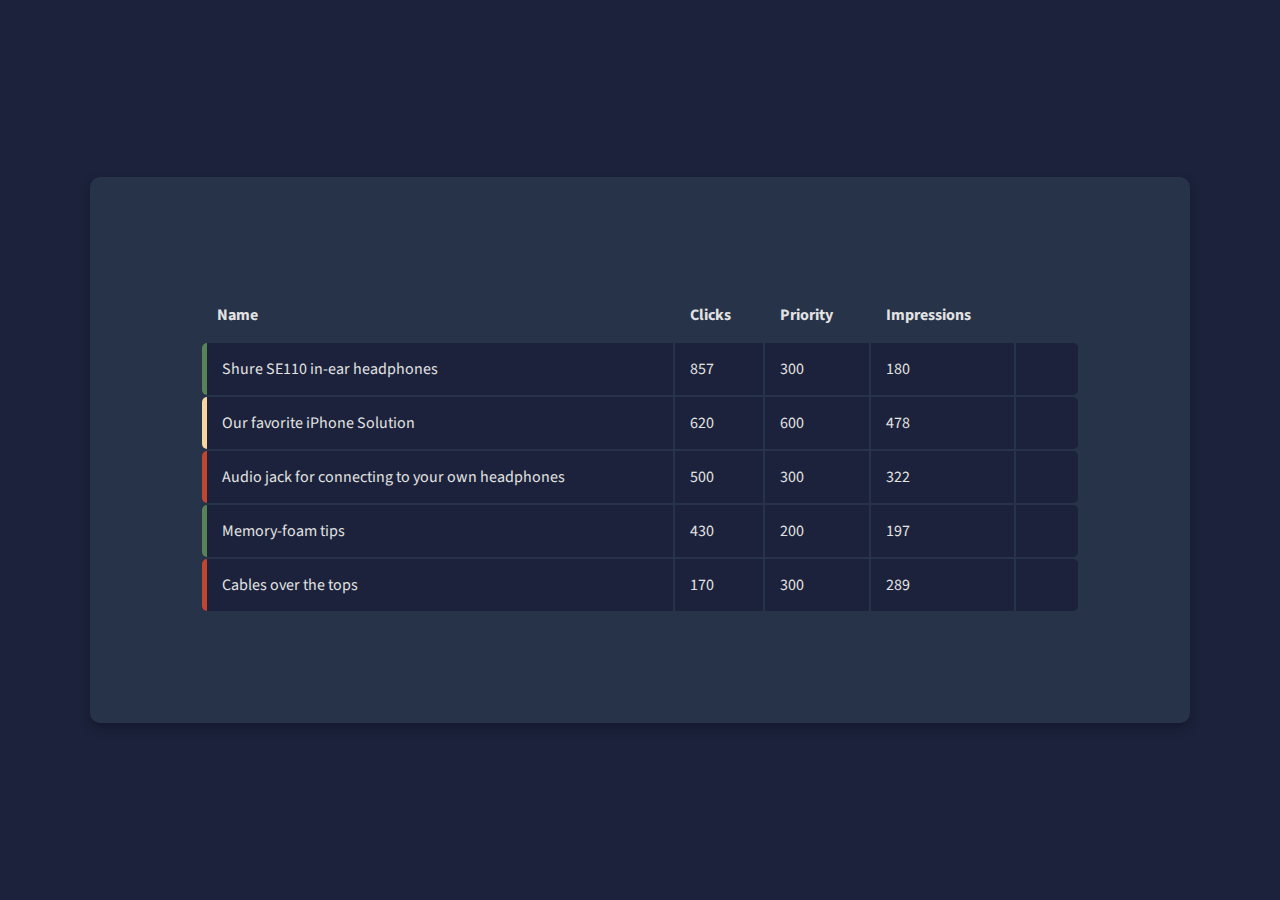
<file: ads-manager/index.html>
<!DOCTYPE html>
<html lang="en">

<head>
  <meta charset="UTF-8">
  <meta name="viewport" content="width=device-width, initial-scale=1.0">
  <title>Ads Manager</title>
  <link rel="stylesheet" href="https://cdnjs.cloudflare.com/ajax/libs/font-awesome/5.13.1/css/all.min.css"
    integrity="sha256-2XFplPlrFClt0bIdPgpz8H7ojnk10H69xRqd9+uTShA=" crossorigin="anonymous" />
  <link rel="stylesheet" href="style.css">
</head>

<body>
  <div class="container">
    <table>
      <thead>
        <tr>
          <th>Name</th>
          <th>Clicks</th>
          <th>Priority</th>
          <th>Impressions</th>
          <th></th>
        </tr>
      </thead>
      <tbody>
        <tr class="priority-200">
          <td>Shure SE110 in-ear headphones</td>
          <td>857</td>
          <td><i class="fas fa-circle"></i>300</td>
          <td>180</td>
          <td><button class='delete'><i class="fas fa-trash"></i></button></td>
        </tr>
        <tr class="priority-600">
          <td>Our favorite iPhone Solution</td>
          <td>620</td>
          <td>
            <i class="fas fa-circle"></i>
            600
          </td>
          <td>478</td>
          <td>
            <button class="delete"><i class="fas fa-trash"></i></button>
          </td>
        </tr>
        <tr class="priority-300">
          <td>Audio jack for connecting to your own headphones</td>
          <td>500</td>
          <td>
            <i class="fas fa-circle"></i>
            300
          </td>
          <td>322</td>
          <td>
            <button class="delete"><i class="fas fa-trash"></i></button>
          </td>
        </tr>
        <tr class="priority-200">
          <td>Memory-foam tips</td>
          <td>430</td>
          <td>
            <i class="fas fa-circle"></i>
            200
          </td>
          <td>197</td>
          <td>
            <button class="delete"><i class="fas fa-trash"></i></button>
          </td>
        </tr>
        <tr class="priority-300">
          <td>Cables over the tops</td>
          <td>170</td>
          <td>
            <i class="fas fa-circle"></i>
            300
          </td>
          <td>289</td>
          <td>
            <button class="delete"><i class="fas fa-trash"></i></button>
          </td>
        </tr>
      </tbody>
    </table>
  </div>
</body>

</html>
</file>
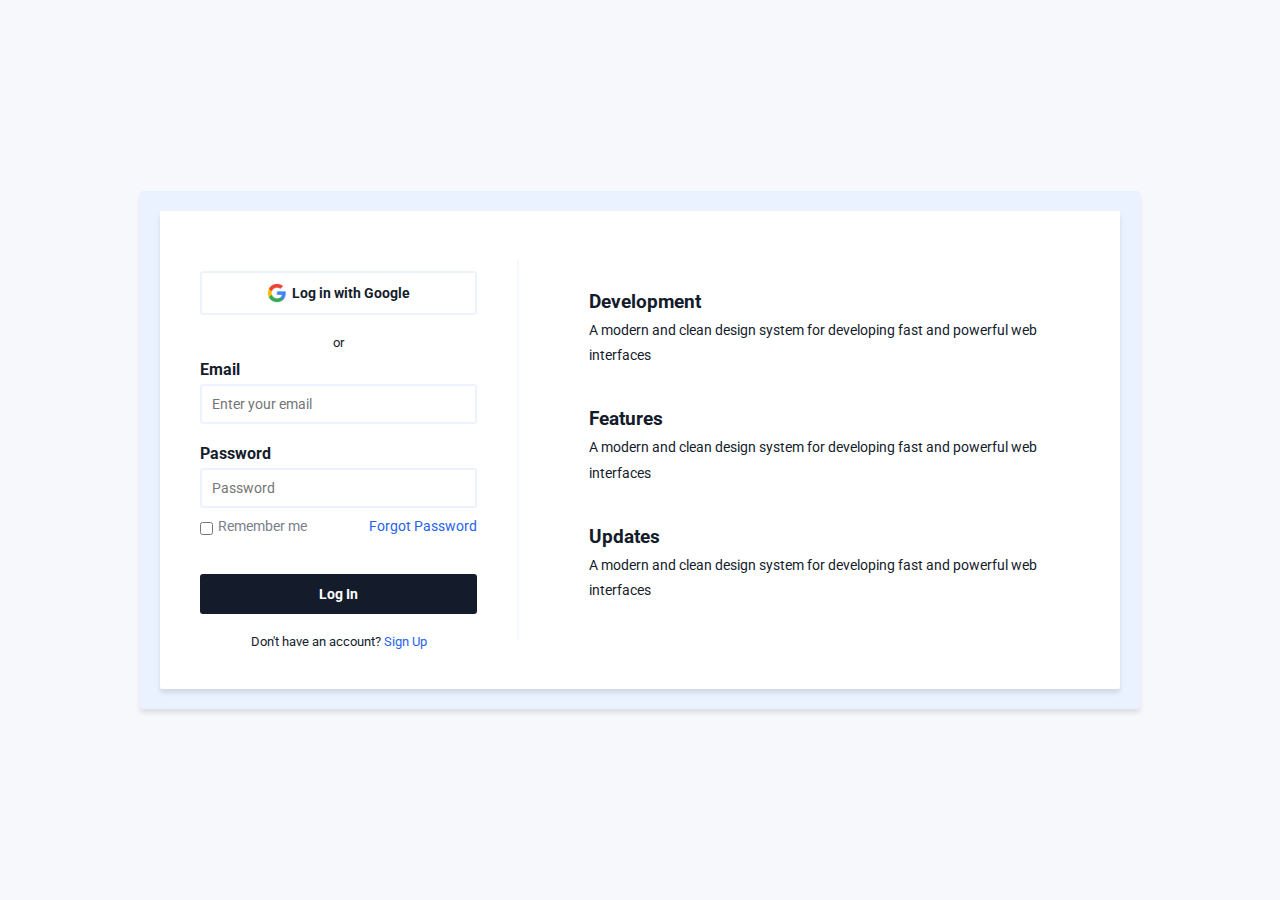
<file: login/index.html>
<!DOCTYPE html>
<html lang="en">

<head>
  <meta charset="UTF-8">
  <meta name="viewport" content="width=device-width, initial-scale=1.0">
  <title>Mockup Login</title>
  <link rel="stylesheet" href="style.css">
  <link rel="stylesheet" href="https://cdnjs.cloudflare.com/ajax/libs/font-awesome/5.13.1/css/all.min.css"
    integrity="sha256-2XFplPlrFClt0bIdPgpz8H7ojnk10H69xRqd9+uTShA=" crossorigin="anonymous" />
</head>

<body>
  <div class="container">
    <div class="inner-container">
      <form>
        <button class="btn btn-ghost">
          <img src="./images/google.png" alt="google logo for the login button">
          Log in with Google
        </button>

        <small>or</small>

        <div class="form-control">
          <label for="email">Email</label>
          <input type="email" id="email" placeholder="Enter your email">
        </div>

        <div class="form-control">
          <label for="password">Password</label>
          <input type="password" id="password" placeholder="Password">
        </div>

        <div class="checkbox-container">
          <input type="checkbox" id="remember">
          <label for="remember">Remember me</label>
          <a href="#">Forgot Password</a>
        </div>

        <button class="btn">Log In</button>


        <small>Don't have an account? <a href="#">Sign Up</a></small>
      </form>

      <!-- Separator shown in smaller than 768px screens -->
      <hr>

      <div class="features">
        <div class="feature">
          <i class="fas fa-code"></i>
          <h3>Development</h3>
          <p>A modern and clean design system for developing fast and powerful web interfaces</p>
        </div>

        <div class="feature">
          <i class="fas fa-gift"></i>
          <h3>Features</h3>
          <p>A modern and clean design system for developing fast and powerful web interfaces</p>
        </div>

        <div class="feature">
          <i class="fas fa-edit"></i>
          <h3>Updates</h3>
          <p>A modern and clean design system for developing fast and powerful web interfaces</p>
        </div>
      </div>
    </div>
  </div>

</body>

</html>
</file>
<file: ads-manager/style.css>
@import url('https://fonts.googleapis.com/css2?family=Source+Sans+Pro:wght@400;600&display=swap');

* {
  box-sizing: border-box;
  margin: 0;
  padding: 0;
  outline: 0;
}

body {
  background: #1c223b;
  color: #f3f3f3;
  font-family: 'Source Sans Pro', sans-serif;
  display: flex;
  align-items: center;
  justify-content: center;
  height: 100vh;
}

.container {
  background-color: #273349;
  border-radius: 10px;
  box-shadow: 0 5px 10px rgba(12, 16, 31, 0.4);
  padding: 100px;
  margin: auto;
  width: 1100px;
}

table {
  color: #e2e2e2;
  padding: 10px;
  width: 100%;
}

table th,
table td {
  padding: 15px;
  text-align: left;
}

table tbody tr {
  background-color: #1c223b;
}

table tbody tr:hover {
  background-color: #151b31;
  box-shadow: 0 3px 5px rgba(0, 0, 0, 0.2);
}

table tbody tr td:first-of-type {
  border-top-left-radius: 5px;
  border-bottom-left-radius: 5px;
}

table tbody tr td:last-of-type {
  border-top-right-radius: 5px;
  border-bottom-right-radius: 5px;
  text-align: center;
}

table tbody tr.priority-200 td:first-of-type {
  border-left: 5px solid #588358;
}

table tbody tr.priority-300 td:first-of-type {
  border-left: 5px solid #c1462f;
}

table tbody tr.priority-600 td:first-of-type {
  border-left: 5px solid #f7d59f;
}

table tbody tr td .fa-circle {
  transform: scale(0.5);
}

table tbody tr.priority-200 td .fa-circle {
  color: #588358;
}

table tbody tr.priority-300 td .fa-circle {
  color: #c1462f;
}

table tbody tr.priority-600 td .fa-circle {
  color: #f7d59f;
}

.delete {
  cursor: pointer;
  background-color: #242c5d;
  border: 0;
  color: #909090;
  border-radius: 2px;
  font-size: 16px;
  opacity: 0;
  padding: 5px 10px;
}

table tbody tr:hover .delete {
  opacity: 1;
}

@media (max-width: 768px) {
  .container {
    padding: 20px;
  }

  table tbody tr .delete {
    opacity: 1;
  }

  table th:nth-of-type(3),
  table td:nth-of-type(3) {
    display: none;
  }
}
</file>
<file: login/style.css>
@import url('https://fonts.googleapis.com/css2?family=Roboto:wght@400;700&display=swap');

* {
  box-sizing: border-box;
  margin: 0;
  padding: 0;
  outline: 0;
}

body {
  background: #f7f8fc;
  color: #141c2c;
  font-family: 'Roboto', sans-serif;
  display: flex;
  align-items: center;
  justify-content: center;
  height: 100vh;
}

a {
  color: #2762eb;
  text-decoration: none;
}

.container {
  background-color: #fff;
  border-radius: 4px;
  border: 20px solid #dce7ff99;
  display: flex;
  margin: auto;
  width: 1000px;
  max-width: 100%;
  box-shadow: 0 4px 5px rgba(0, 0, 0, 0.1);
}

.inner-container {
  background-color: #fff;
  border-radius: 4px;
  display: flex;
  max-width: 100%;
  box-shadow: 0 4px 5px rgba(0, 0, 0, 0.1);
}

form {
  display: flex;
  flex-direction: column;
  align-items: center;
  justify-content: center;
  padding: 40px;
}

.form-control {
  margin: 10px 0;
  width: 100%;
}

label {
  display: inline-block;
  font-weight: bold;
  margin-bottom: 5px;
}

input:not([type='checkbox']) {
  background-color: transparent;
  border: 2px solid #ecf2ff;
  border-radius: 3px;
  font-family: inherit;
  font-size: 14px;
  padding: 10px;
  width: 100%;
}

.checkbox-container {
  display: flex;
  justify-content: space-between;
  font-size: 14px;
  margin-bottom: 15px;
  width: 100%;
}

.checkbox-container label {
  color: #7a7e8c;
  font-weight: normal;
  margin-left: 5px;
}

.checkbox-container a {
  margin-left: auto;
}

.btn {
  background-color: #141c2c;
  border: 2px solid #141c2c;
  border-radius: 3px;
  color: #fff;
  display: flex;
  align-items: center;
  justify-content: center;
  font-family: inherit;
  font-weight: bold;
  font-size: 14px;
  width: 100%;
  padding: 10px;
  margin: 20px 0;
  cursor: pointer;
}

.btn img {
  margin-right: 5px;
  width: 20px;
}

.btn-ghost {
  background-color: transparent;
  border-color: #ecf2ff;
  color: #141c2c;
}

hr {
  border: 1px solid #ecf2ff80;
  height: 80%;
  margin: auto 0;
}

.features {
  flex: 1.5;
  padding: 40px;
}

.feature {
  padding-left: 30px;
  position: relative;
  margin: 40px 0;
}

.feature i {
  color: #2762eb;
  position: absolute;
  top: 5px;
  left: 0;
}

.feature h3 {
  margin: 0;
}

.feature p {
  font-size: 14px;
  line-height: 1.8;
  margin: 5px 0;
}

@media (max-width: 768px) {
  .inner-container {
    flex-direction: column;
  }

  form {
    border-right: 0;
  }

  hr {
    border: 1px solid #ecf2ffcc;
    width: 80%;
    margin: 0 auto;
  }
}
</file>
